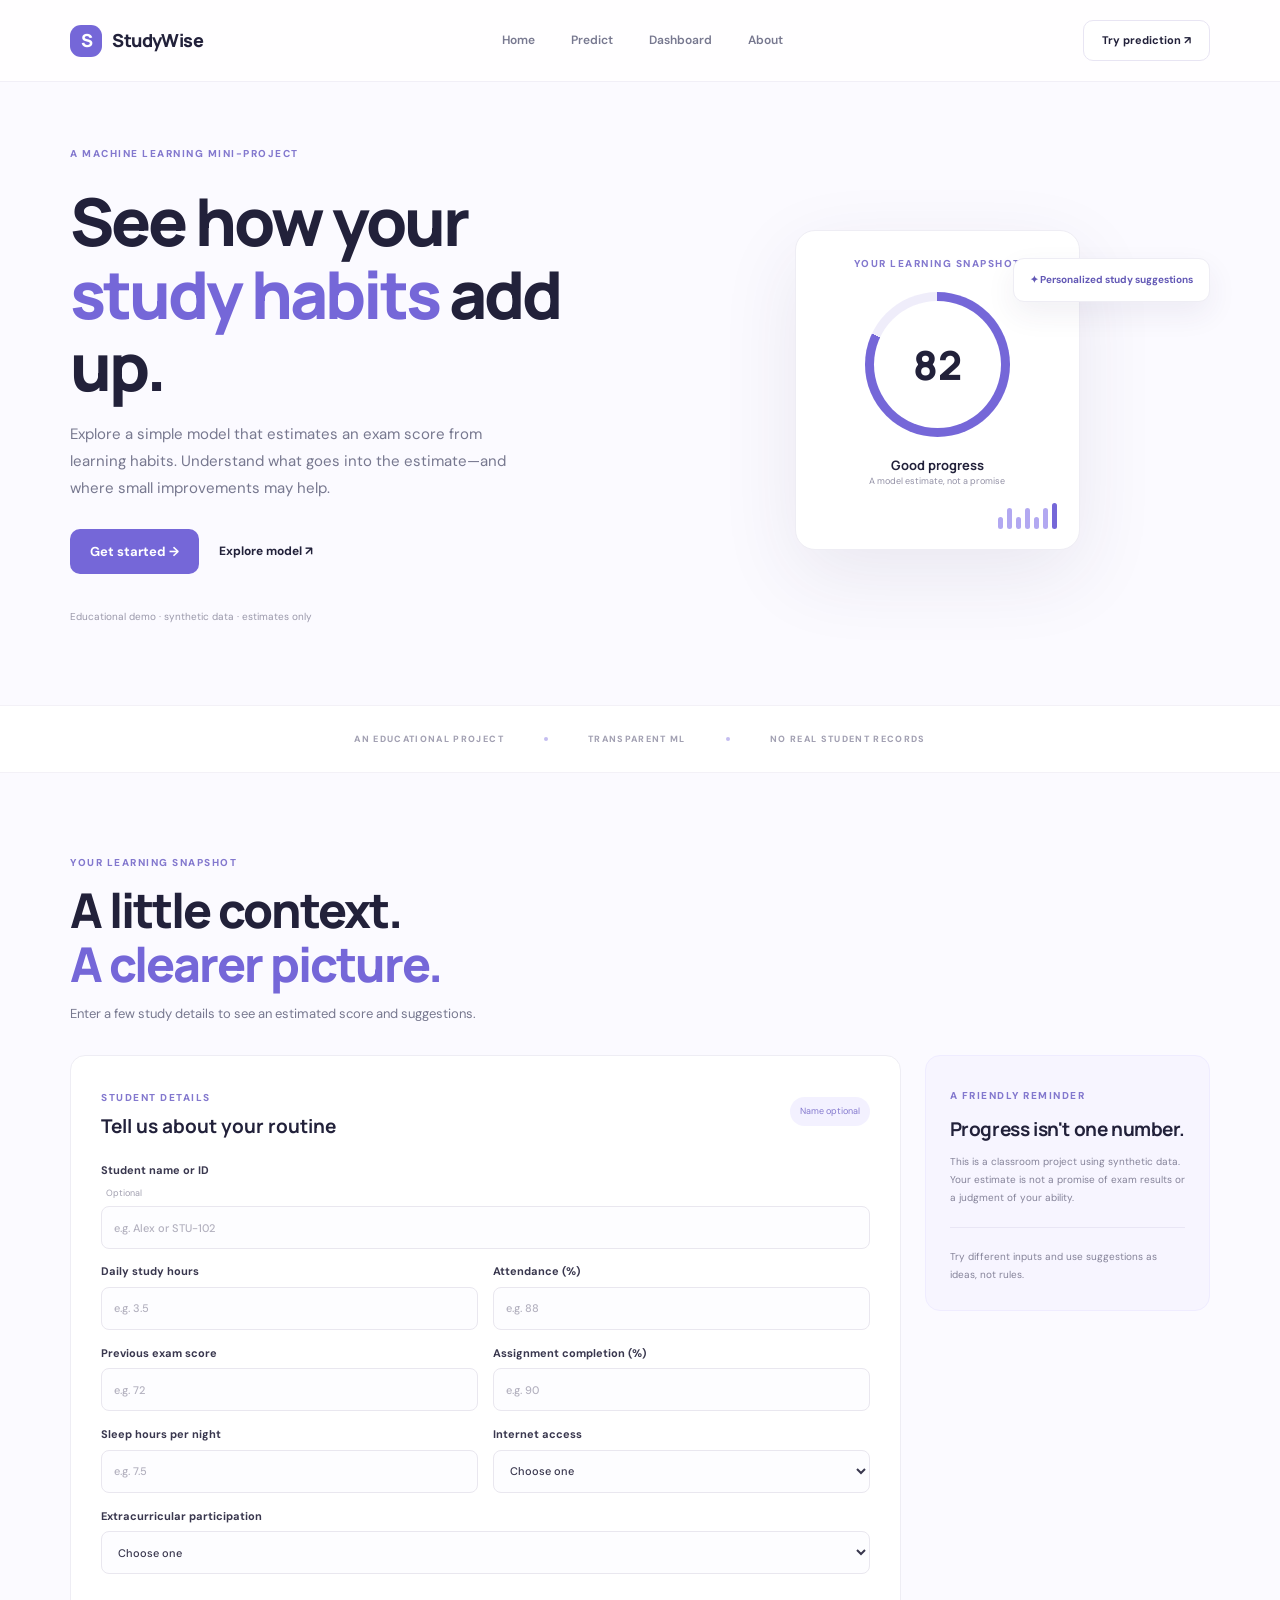
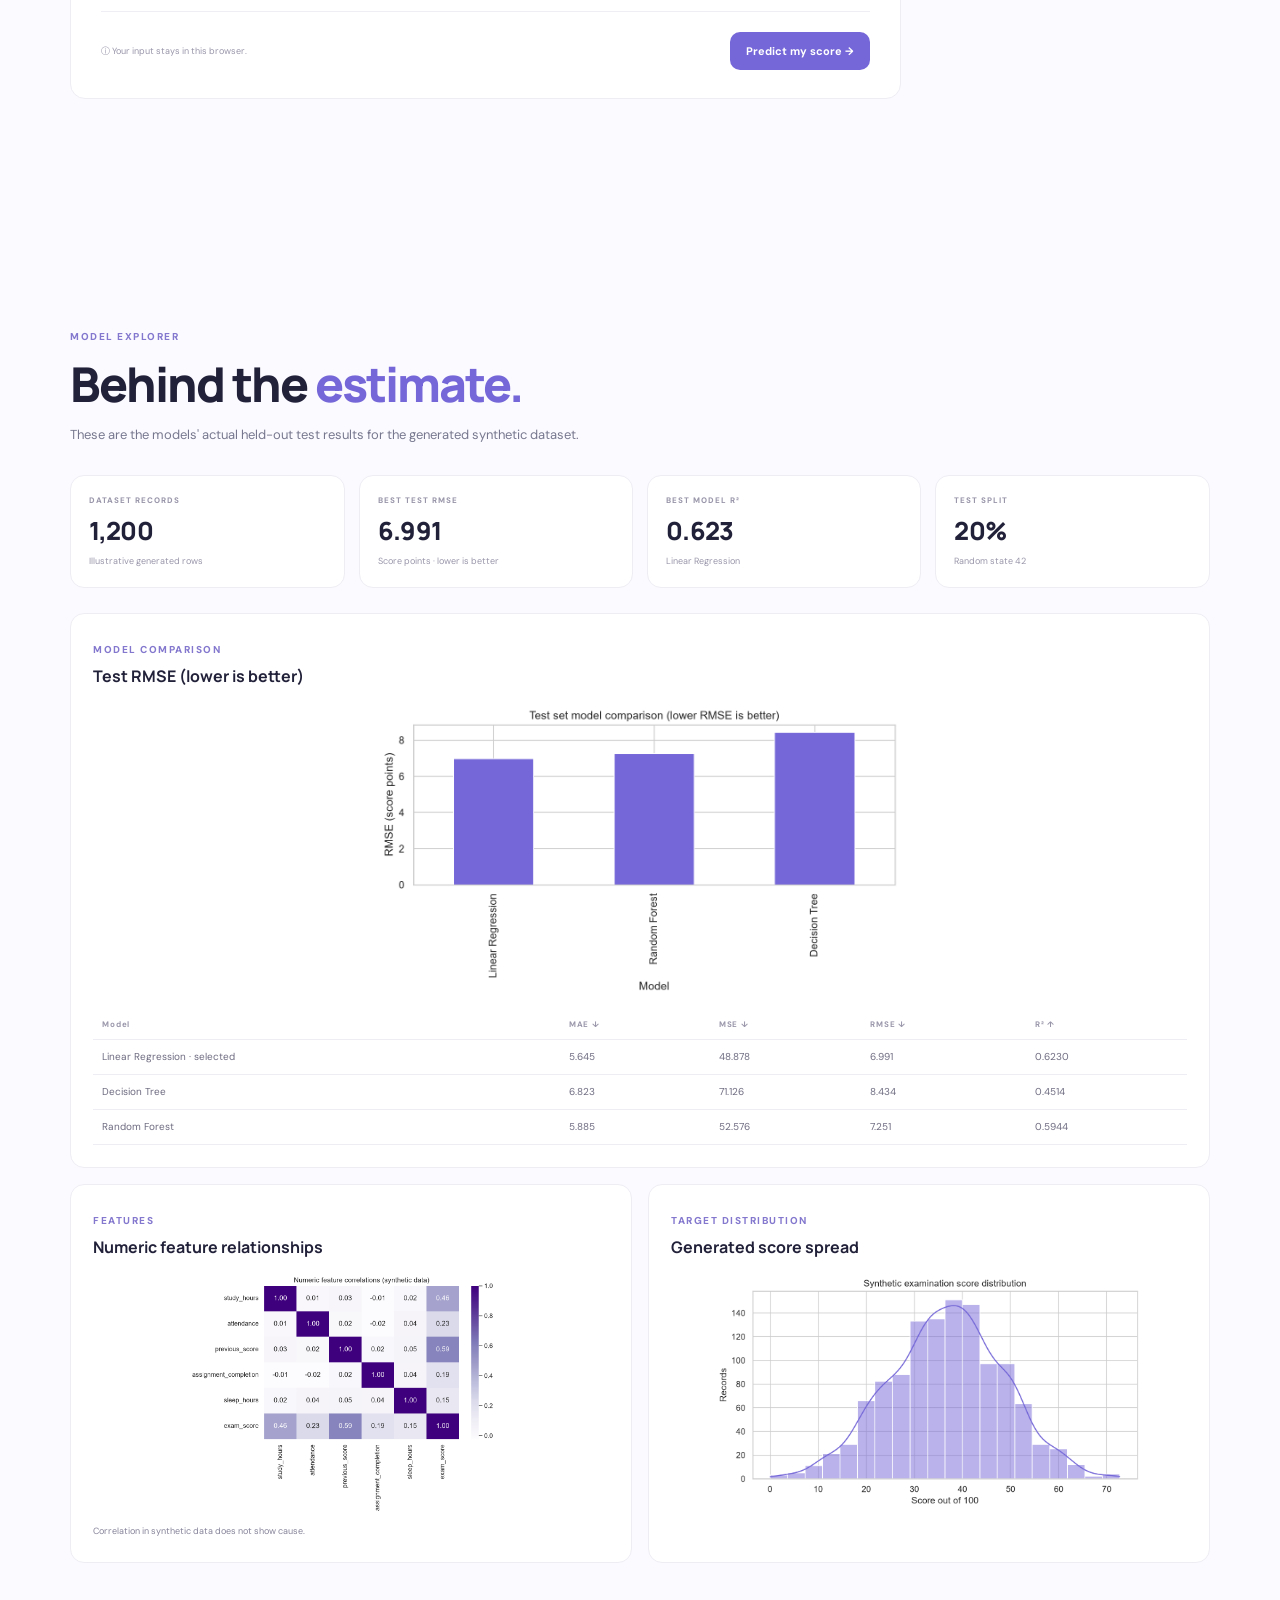
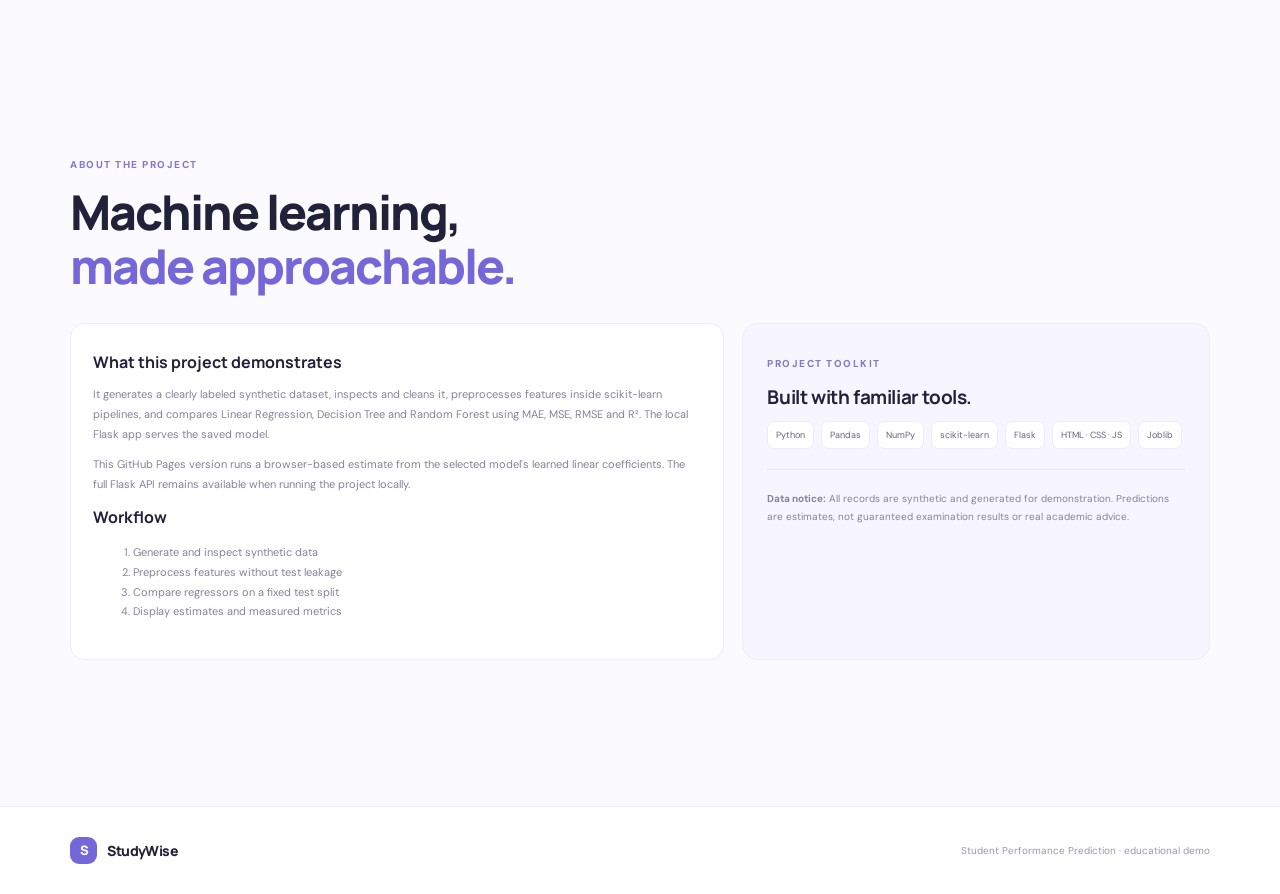
<file: docs/index.html>
<!doctype html>
<html lang="en"><head><meta charset="utf-8"><meta name="viewport" content="width=device-width, initial-scale=1"><meta name="description" content="A machine learning student performance estimate demo using synthetic data."><title>StudyWise | Student Performance</title><link rel="preconnect" href="https://fonts.googleapis.com"><link href="https://fonts.googleapis.com/css2?family=DM+Sans:wght@400;500;600;700&family=Manrope:wght@500;600;700;800&display=swap" rel="stylesheet"><link rel="stylesheet" href="assets/site.css"></head>
<body><nav class="nav"><a class="brand" href="#home"><span class="brand-mark">S</span> StudyWise</a><button class="menu-toggle" aria-label="Toggle navigation" aria-expanded="false">☰</button><div class="nav-links"><a href="#home">Home</a><a href="#predict">Predict</a><a href="#dashboard">Dashboard</a><a href="#about">About</a></div><a class="nav-cta" href="#predict">Try prediction ↗</a></nav>
<main><section id="home" class="hero section-wrap"><div><div class="eyebrow">A MACHINE LEARNING MINI-PROJECT</div><h1>See how your<br><span>study habits</span> add up.</h1><p class="lead">Explore a simple model that estimates an exam score from learning habits. Understand what goes into the estimate—and where small improvements may help.</p><div class="hero-actions"><a class="button button-primary" href="#predict">Get started →</a><a class="text-link" href="#dashboard">Explore model ↗</a></div><p class="note">Educational demo · synthetic data · estimates only</p></div><div class="hero-art"><div class="art-card"><span class="form-kicker">YOUR LEARNING SNAPSHOT</span><div class="score-ring"><b>82</b></div><strong>Good progress</strong><small>A model estimate, not a promise</small><div class="bars"><i></i><i></i><i></i><i></i><i></i><i></i><i></i></div></div><span class="float-note">✦ Personalized study suggestions</span></div></section>
<section class="trust-strip"><span>AN EDUCATIONAL PROJECT</span><i></i><span>TRANSPARENT ML</span><i></i><span>NO REAL STUDENT RECORDS</span></section>
<section id="predict" class="section-wrap block"><div class="page-heading"><div class="eyebrow">YOUR LEARNING SNAPSHOT</div><h2>A little context.<br><span>A clearer picture.</span></h2><p>Enter a few study details to see an estimated score and suggestions.</p></div><div class="predict-layout"><form id="prediction-form" class="form-card"><div class="form-heading"><div><span class="form-kicker">STUDENT DETAILS</span><h3>Tell us about your routine</h3></div><span class="optional-pill">Name optional</span></div><label class="field full-field">Student name or ID <span class="optional">Optional</span><input name="student_name" maxlength="80" placeholder="e.g. Alex or STU-102"></label><div class="field-grid"><label class="field">Daily study hours<input name="study_hours" type="number" min="0" max="24" step="0.1" placeholder="e.g. 3.5" required></label><label class="field">Attendance (%)<input name="attendance" type="number" min="0" max="100" step="0.1" placeholder="e.g. 88" required></label><label class="field">Previous exam score<input name="previous_score" type="number" min="0" max="100" step="0.1" placeholder="e.g. 72" required></label><label class="field">Assignment completion (%)<input name="assignment_completion" type="number" min="0" max="100" step="0.1" placeholder="e.g. 90" required></label><label class="field">Sleep hours per night<input name="sleep_hours" type="number" min="0" max="24" step="0.1" placeholder="e.g. 7.5" required></label><label class="field">Internet access<select name="internet_access" required><option value="" selected disabled>Choose one</option><option>Yes</option><option>No</option></select></label><label class="field full-field">Extracurricular participation<select name="extracurricular" required><option value="" selected disabled>Choose one</option><option>Yes</option><option>No</option></select></label></div><div id="form-error" class="alert hidden" role="alert"></div><div class="form-bottom"><span>ⓘ Your input stays in this browser.</span><button class="button button-primary" type="submit">Predict my score →</button></div></form><aside class="side-note"><span class="form-kicker">A FRIENDLY REMINDER</span><h3>Progress isn't one number.</h3><p>This is a classroom project using synthetic data. Your estimate is not a promise of exam results or a judgment of your ability.</p><hr><p>Try different inputs and use suggestions as ideas, not rules.</p></aside></div><div id="result" class="result-section hidden" aria-live="polite"></div></section>
<section id="dashboard" class="section-wrap block"><div class="page-heading"><div class="eyebrow">MODEL EXPLORER</div><h2>Behind the <span>estimate.</span></h2><p>These are the models' actual held-out test results for the generated synthetic dataset.</p></div><div class="metrics-grid"><article class="metric-card"><span>DATASET RECORDS</span><strong>1,200</strong><small>Illustrative generated rows</small></article><article class="metric-card"><span>BEST TEST RMSE</span><strong>6.991</strong><small>Score points · lower is better</small></article><article class="metric-card"><span>BEST MODEL R²</span><strong>0.623</strong><small>Linear Regression</small></article><article class="metric-card"><span>TEST SPLIT</span><strong>20%</strong><small>Random state 42</small></article></div><div class="dashboard-grid"><article class="chart-card wide"><span class="form-kicker">MODEL COMPARISON</span><h3>Test RMSE (lower is better)</h3><img src="assets/model_comparison.png" alt="Model test RMSE comparison chart"><div class="table-wrap"><table><thead><tr><th>Model</th><th>MAE ↓</th><th>MSE ↓</th><th>RMSE ↓</th><th>R² ↑</th></tr></thead><tbody><tr><td>Linear Regression · selected</td><td>5.645</td><td>48.878</td><td>6.991</td><td>0.6230</td></tr><tr><td>Decision Tree</td><td>6.823</td><td>71.126</td><td>8.434</td><td>0.4514</td></tr><tr><td>Random Forest</td><td>5.885</td><td>52.576</td><td>7.251</td><td>0.5944</td></tr></tbody></table></div></article><article class="chart-card"><span class="form-kicker">FEATURES</span><h3>Numeric feature relationships</h3><img src="assets/feature_correlation.png" alt="Feature correlation heatmap"><p class="chart-note">Correlation in synthetic data does not show cause.</p></article><article class="chart-card"><span class="form-kicker">TARGET DISTRIBUTION</span><h3>Generated score spread</h3><img src="assets/score_distribution.png" alt="Distribution of generated scores"></article></div></section>
<section id="about" class="section-wrap block"><div class="page-heading"><div class="eyebrow">ABOUT THE PROJECT</div><h2>Machine learning,<br><span>made approachable.</span></h2></div><div class="about-layout"><article class="chart-card"><h3>What this project demonstrates</h3><p>It generates a clearly labeled synthetic dataset, inspects and cleans it, preprocesses features inside scikit-learn pipelines, and compares Linear Regression, Decision Tree and Random Forest using MAE, MSE, RMSE and R². The local Flask app serves the saved model.</p><p>This GitHub Pages version runs a browser-based estimate from the selected model's learned linear coefficients. The full Flask API remains available when running the project locally.</p><h3>Workflow</h3><ol><li>Generate and inspect synthetic data</li><li>Preprocess features without test leakage</li><li>Compare regressors on a fixed test split</li><li>Display estimates and measured metrics</li></ol></article><aside class="side-note"><span class="form-kicker">PROJECT TOOLKIT</span><h3>Built with familiar tools.</h3><div class="tech-pills"><span>Python</span><span>Pandas</span><span>NumPy</span><span>scikit-learn</span><span>Flask</span><span>HTML · CSS · JS</span><span>Joblib</span></div><hr><p><b>Data notice:</b> All records are synthetic and generated for demonstration. Predictions are estimates, not guaranteed examination results or real academic advice.</p></aside></div></section></main><footer class="footer"><a class="brand" href="#home"><span class="brand-mark">S</span> StudyWise</a><span>Student Performance Prediction · educational demo</span></footer><script src="assets/site.js" defer></script></body></html>
</file>
<file: docs/assets/site.css>
:root{--ink:#22213a;--muted:#77788f;--purple:#7567d8;--purple-dark:#5b4fc4;--lav:#f2efff;--blue:#eaf2ff;--mint:#e7f7f0;--line:#eeedf4;--white:#fff;--bg:#fbfaff;--font:'DM Sans',sans-serif;--display:'Manrope',sans-serif}*{box-sizing:border-box}html{scroll-behavior:smooth}body{margin:0;background:var(--bg);color:var(--ink);font-family:var(--font);font-size:15px;line-height:1.6}a{color:inherit;text-decoration:none}.nav{height:82px;padding:0 max(calc((100% - 1160px)/2),5.5%);display:flex;align-items:center;justify-content:space-between;background:rgba(255,255,255,.91);border-bottom:1px solid #f1eff7;position:relative;z-index:2}.brand{display:flex;align-items:center;gap:10px;font-family:var(--display);font-weight:800;font-size:18px;letter-spacing:-.6px}.brand-mark{display:grid;place-items:center;width:32px;height:32px;border-radius:11px;background:var(--purple);color:#fff;font-family:var(--display);font-weight:800}.nav-links{display:flex;gap:36px;color:#77788f;font-size:13px;font-weight:600}.nav-links a:hover,.text-link:hover{color:var(--purple)}.nav-cta{padding:11px 18px;border:1px solid #e8e5f3;border-radius:10px;font-size:12px;font-weight:700;background:white}.nav-cta span{color:var(--purple);margin-left:8px}.menu-toggle{display:none;border:0;background:none;font-size:22px}.section-wrap{width:min(1160px,89%);margin-left:auto;margin-right:auto}.hero{min-height:570px;display:grid;grid-template-columns:1fr 1fr;align-items:center;gap:50px;padding-top:64px;padding-bottom:70px}.eyebrow,.form-kicker{font-size:10px;font-weight:800;letter-spacing:1.5px;color:#8378ce}.eyebrow{display:flex;align-items:center;gap:9px}.pulse,.live-dot{width:7px;height:7px;border-radius:50%;background:#8ad3ae;display:inline-block;box-shadow:0 0 0 4px #e7f7f0}.hero h1,.page-hero h1{font:800 clamp(40px,5.5vw,66px)/1.1 var(--display);letter-spacing:-3px;margin:23px 0 18px}.hero h1 span,.page-hero h1 span{color:var(--purple)}.hero-lede,.page-hero>p,.page-hero div>p{color:var(--muted);max-width:480px;font-size:15px;line-height:1.8}.hero-actions{display:flex;align-items:center;gap:26px;margin-top:30px}.button{display:inline-flex;align-items:center;justify-content:center;gap:20px;border:0;border-radius:10px;padding:14px 20px;font:700 13px var(--font);cursor:pointer;transition:transform .2s,box-shadow .2s}.button:hover{transform:translateY(-2px);box-shadow:0 9px 24px #5142ad2a}.button-primary{background:var(--purple);color:#fff}.button-primary:hover{background:var(--purple-dark)}.button span{font-size:17px}.text-link{font-size:12px;font-weight:700}.text-link span{color:var(--purple);margin-left:8px}.hero-proof{display:flex;align-items:center;gap:12px;color:#9090a2;font-size:11px;margin-top:48px}.avatars{display:flex}.avatars span{width:25px;height:25px;margin-right:-6px;border:2px solid white;border-radius:50%;display:grid;place-items:center;background:#e9e5ff;color:#6a5fc8;font-size:8px;font-weight:800}.avatars span:nth-child(2){background:#dff2ed;color:#4a9b7c}.avatars span:nth-child(3){background:#e5efff;color:#5180cc}.hero-art{height:430px;position:relative;display:grid;place-items:center}.orbit{position:absolute;border:1px solid #efedf8;border-radius:50%;transform:rotate(-25deg)}.orbit-one{width:490px;height:320px}.orbit-two{width:440px;height:390px;transform:rotate(30deg)}.main-art{position:relative;width:300px;min-height:325px;padding:25px 26px 20px;border:1px solid #f0eef6;border-radius:20px;background:white;box-shadow:0 25px 80px #33295d17;z-index:1}.art-top{display:flex;justify-content:space-between;align-items:center;color:#9a98ae;font-size:8px;font-weight:800;letter-spacing:1.1px}.art-top .live-dot{width:6px;height:6px}.score-ring{width:145px;height:145px;margin:20px auto 14px;border-radius:50%;display:grid;place-items:center;background:conic-gradient(var(--purple) 0 82%,#efedfa 82% 100%);position:relative}.score-ring:before{content:'';position:absolute;inset:9px;border-radius:50%;background:white}.score-ring div{position:relative;text-align:center;display:flex;flex-direction:column}.score-ring strong{font:800 42px var(--display);letter-spacing:-2px}.score-ring small{font-size:9px;color:#9290a5}.art-caption{display:flex;align-items:center;gap:10px;margin-top:11px}.caption-icon{display:grid;place-items:center;width:27px;height:27px;border-radius:9px;background:var(--mint);color:#4ba47f;font-weight:800}.art-caption div{display:flex;flex-direction:column}.art-caption b{font-size:10px}.art-caption small{font-size:8px;color:#9998aa}.mini-bars{height:30px;position:absolute;right:24px;bottom:23px;display:flex;align-items:end;gap:4px}.mini-bars i{display:block;width:5px;background:#ccc4fa;border-radius:3px}.mini-bars i:nth-child(2n){background:#9d92ed}.mini-bars i:last-child{background:var(--purple)}.float-note{position:absolute;z-index:1;display:flex;align-items:center;gap:10px;padding:12px 15px;border:1px solid #f0eef6;border-radius:12px;background:#fff;box-shadow:0 13px 35px #33295d10}.float-note span:last-child{display:flex;flex-direction:column}.float-note b{font-size:10px}.float-note small{color:#9694a8;font-size:8px}.note-top{top:46px;right:0}.note-bottom{bottom:43px;left:0}.note-icon{width:30px;height:30px;display:grid;place-items:center;border-radius:9px}.note-icon.purple{background:var(--lav);color:#7c6edd}.note-icon.blue{background:var(--blue);color:#5a8dda}.sparkle{position:absolute;top:85px;left:50px;color:#b5a9f4;font-size:25px}.trust-strip{height:68px;background:white;border-top:1px solid #f3f1f7;border-bottom:1px solid #f3f1f7;display:flex;align-items:center;justify-content:center;gap:40px;color:#a2a0b2;font-size:9px;font-weight:800;letter-spacing:1.35px}.trust-strip i{width:4px;height:4px;border-radius:50%;background:#c4bdf0}.section-block{padding-top:105px;padding-bottom:110px}.section-heading{display:flex;justify-content:space-between;align-items:end;margin-bottom:36px}.section-heading h2,.cta-band h2,.chart-title h2{font:800 34px/1.2 var(--display);letter-spacing:-1.3px;margin:12px 0 0}.section-heading>p{color:var(--muted);max-width:330px;font-size:13px;margin:0 5% 5px 0}.steps-grid{display:grid;grid-template-columns:repeat(3,1fr);gap:18px}.step-card{background:white;border:1px solid #eeedf4;border-radius:15px;padding:25px 25px 23px;position:relative;min-height:210px;transition:transform .2s,box-shadow .2s}.step-card:hover{transform:translateY(-3px);box-shadow:0 12px 30px #33295d0c}.step-number{position:absolute;right:23px;top:22px;color:#b8b5c7;font-size:10px;font-weight:800}.step-icon{width:42px;height:42px;border-radius:13px;display:grid;place-items:center;font-size:20px;margin-bottom:20px}.violet{background:var(--lav);color:#7466d6}.blue-bg{background:var(--blue);color:#5785d1}.mint{background:var(--mint);color:#54a47f}.peach{background:#fff1e8;color:#de9469}.step-card h3{font:700 15px var(--display);margin:0 0 7px}.step-card p{font-size:11px;color:var(--muted);line-height:1.8;margin:0;max-width:270px}.step-arrow{position:absolute;right:23px;bottom:22px;color:#aaa4d0}.cta-band{position:relative;overflow:hidden;padding:43px 52px;border-radius:18px;background:#6659c7;color:white;display:flex;align-items:center;justify-content:space-between;margin-bottom:50px}.cta-band .eyebrow{color:#c6c0f5}.cta-band h2{font-size:27px;margin-top:8px}.cta-band p{font-size:12px;color:#dedaf9;margin:8px 0 0}.button-white{z-index:1;background:white;color:#5244bd}.cta-orb{position:absolute;width:240px;height:240px;right:180px;top:-145px;border:1px solid #ffffff26;border-radius:50%;box-shadow:0 0 0 30px #ffffff0d,0 0 0 60px #ffffff08}.disclaimer{display:flex;gap:12px;align-items:start;padding:17px 20px;margin-bottom:74px;border:1px solid #ebe8f8;background:#f7f5ff;border-radius:11px;color:#7f7d93}.disclaimer>span{color:var(--purple)}.disclaimer p{font-size:10px;line-height:1.7;margin:0}.disclaimer b{color:#49465f;margin-right:5px}.footer{background:white;border-top:1px solid #f0eef5;padding:30px max(calc((100% - 1160px)/2),5.5%);display:flex;align-items:center;gap:20px}.footer .brand{font-size:14px}.footer .brand-mark{width:27px;height:27px;border-radius:9px;font-size:13px}.footer p,.footer-note{font-size:10px;color:#9a98aa}.footer-note{margin-left:auto}.page-hero{padding-top:68px;padding-bottom:42px}.page-hero h1{font-size:50px;margin:14px 0 10px}.page-hero>p,.page-hero div>p{margin:0}.predict-layout{display:grid;grid-template-columns:minmax(0,1fr) 285px;gap:24px;align-items:start;margin-bottom:70px}.form-card,.side-note,.chart-card,.metric-card,.about-main,.about-side{background:white;border:1px solid #eeedf4;border-radius:15px}.form-card{padding:28px 30px}.form-heading{display:flex;align-items:center;justify-content:space-between;margin-bottom:23px}.form-heading h2{font:700 20px var(--display);letter-spacing:-.5px;margin:5px 0 0}.optional-pill{font-size:9px;color:#8479ce;background:#f3f1ff;padding:7px 10px;border-radius:99px}.field-grid{display:grid;grid-template-columns:1fr 1fr;gap:18px 16px}.field{display:flex;flex-direction:column;gap:7px;color:#39374e;font-size:11px;font-weight:700}.field-hint,.optional{color:#a2a0b0;font-size:9px;font-weight:400;margin-left:5px}.full-field{grid-column:1/-1;margin-bottom:17px}.field input,.field select{width:100%;height:44px;border:1px solid #e9e7ef;border-radius:8px;background:#fdfdff;padding:0 12px;color:#39374e;font:500 11px var(--font);outline:none}.field input:focus,.field select:focus{border-color:#a79be9;box-shadow:0 0 0 3px #f1efff}.field input::placeholder{color:#b3b1bf}.input-suffix{position:relative}.input-suffix input{padding-right:46px}.input-suffix span{position:absolute;right:12px;top:12px;color:#a5a2b3;font-size:9px;font-weight:500}.form-bottom{display:flex;justify-content:space-between;align-items:center;border-top:1px solid #f0eef5;margin-top:23px;padding-top:20px;color:#9c99ab;font-size:9px}.form-bottom .button{font-size:11px;padding:12px 16px}.lock{color:#8a80d6;margin-right:5px}.side-note{padding:26px 23px;background:#f7f5ff;border-color:#efecff}.side-icon{width:37px;height:37px;background:white;border-radius:11px;display:grid;place-items:center;color:#7e70d5;margin-bottom:22px;font-size:17px}.side-note h3{font:700 19px/1.35 var(--display);letter-spacing:-.4px;margin:9px 0}.side-note>p{font-size:10px;color:#858399;line-height:1.8;margin:0}.side-divider{height:1px;background:#e9e6f5;margin:21px 0}.side-fact{display:flex;gap:10px;margin:13px 0}.side-fact>span{font-size:9px;color:#8275d6;font-weight:800}.side-fact p{margin:0;color:#77758c;font-size:9px;line-height:1.7}.alert{padding:11px 13px;border-radius:8px;font-size:11px;margin-top:15px}.error{background:#fff0f0;color:#a74343;border:1px solid #f5dada}.hidden{display:none!important}.result-section{margin-top:-32px;margin-bottom:70px}.result-card{border:1px solid #e8e4fa;border-radius:16px;background:white;box-shadow:0 16px 40px #453a8610;padding:28px;display:grid;grid-template-columns:200px 1fr;gap:26px}.result-score{background:#f7f5ff;border-radius:13px;display:grid;place-items:center;padding:20px}.result-score strong{font:800 46px var(--display);letter-spacing:-2px;color:var(--purple)}.result-score small{font-size:9px;color:#88869b}.result-copy h2{font:700 21px var(--display);margin:0 0 7px}.result-copy>p{font-size:11px;color:#858399;line-height:1.8;margin:0}.category-pill{display:inline-block;padding:5px 10px;border-radius:99px;background:#e7f7f0;color:#408b69;font-size:9px;font-weight:800;margin-bottom:12px}.result-copy h3{font:700 12px var(--display);margin:16px 0 7px}.tips{margin:0;padding-left:17px;color:#717087;font-size:10px;line-height:1.9}.result-disclaimer{font-size:9px!important;margin-top:12px!important}.dashboard-hero{display:flex;justify-content:space-between;align-items:end}.data-badge{padding:9px 12px;background:#eff9f4;color:#559578;border-radius:8px;font-size:9px;font-weight:800;letter-spacing:.8px;margin-bottom:7px}.data-badge .live-dot{width:6px;height:6px;margin-right:7px}.metrics-grid{display:grid;grid-template-columns:repeat(4,1fr);gap:15px;margin-bottom:25px}.metric-card{padding:19px 20px;display:flex;flex-direction:column;align-items:flex-start}.metric-icon{display:grid;place-items:center;width:33px;height:33px;border-radius:10px;font-size:16px;margin-bottom:14px}.metric-label{color:#9996aa;font-size:8px;font-weight:800;letter-spacing:1px}.metric-card strong{font:800 26px var(--display);letter-spacing:-.7px;margin:2px 0}.metric-card small{font-size:9px;color:#9996aa}.dashboard-grid{display:grid;grid-template-columns:1fr 1fr;gap:18px;margin-bottom:34px}.chart-card{padding:22px}.chart-card.wide{grid-column:1/-1}.chart-title{display:flex;justify-content:space-between;align-items:center;margin-bottom:12px}.chart-title h2{font-size:17px;letter-spacing:-.4px;margin-top:4px}.chart-chip{background:#f4f2ff;color:#796dd0;font-size:8px;font-weight:800;padding:6px 9px;border-radius:6px}.chart-card img{width:100%;height:auto;max-height:315px;object-fit:contain;display:block}.chart-card:not(.wide) img{max-height:245px}.chart-note{font-size:9px;color:#9a98aa;margin:8px 0 0;line-height:1.6}.table-wrap{overflow-x:auto}table{border-collapse:collapse;width:100%;font-size:10px;margin-top:10px;text-align:left}th{color:#a09dad;font-size:8px;letter-spacing:.8px}th,td{padding:10px;border-bottom:1px solid #f0eef5}td{color:#6d6b80}.best-tag{margin-left:8px;background:#eaf7f0;color:#4f9878;border-radius:5px;padding:3px 6px;font-size:8px}.about-layout{display:grid;grid-template-columns:1.5fr 1fr;gap:22px;margin-bottom:68px}.about-main,.about-side{padding:30px}.about-main h2{font:800 25px var(--display);letter-spacing:-.8px;margin:7px 0 14px}.about-main>p{font-size:11px;color:#858398;line-height:1.9}.workflow-list{margin-top:26px;border-top:1px solid #f0eef5}.workflow-list>div{display:grid;grid-template-columns:36px 1fr;column-gap:10px;padding:14px 0;border-bottom:1px solid #f0eef5}.workflow-list>div>span{grid-row:span 2;color:#8175d6;font-size:9px;font-weight:800}.workflow-list b{font-size:11px}.workflow-list small{color:#9290a2;font-size:9px}.about-side{background:#f8f7ff}.about-side h3{font:700 17px var(--display);margin:8px 0 17px}.tech-pills{display:flex;flex-wrap:wrap;gap:7px}.tech-pills span{padding:7px 9px;background:white;border:1px solid #eeecf7;border-radius:7px;color:#68657d;font-size:9px}.model-list{list-style:none;padding:0;margin:5px 0}.model-list li{display:flex;flex-direction:column;padding:10px 0;border-bottom:1px solid #eae8f4}.model-list b{font-size:10px}.model-list small{font-size:9px;color:#9592a5}.about-layout+.cta-band{margin-top:0}
@media(max-width:800px){.nav{height:70px}.nav-links{gap:18px}.hero{gap:20px;min-height:510px}.hero-art{transform:scale(.86)}.metrics-grid{grid-template-columns:1fr 1fr}.predict-layout{grid-template-columns:1fr 240px}.form-card{padding:23px}.about-layout{grid-template-columns:1.2fr 1fr}.trust-strip{gap:20px;font-size:8px}}
@media(max-width:620px){.nav{padding:0 5.5%}.menu-toggle{display:block;margin-left:auto;margin-right:12px;color:var(--ink)}.nav-cta{padding:9px 11px;font-size:10px}.nav-links{display:none;position:absolute;top:69px;left:0;right:0;padding:16px 6%;background:white;border-bottom:1px solid var(--line);flex-direction:column;gap:12px}.nav-links.open{display:flex}.hero{grid-template-columns:1fr;padding-top:55px;gap:0}.hero h1{font-size:48px}.hero-art{height:360px;transform:scale(.86);margin:-5px -25px 0}.trust-strip{height:auto;padding:18px 5%;gap:11px;flex-wrap:wrap;line-height:1.5}.trust-strip i{display:none}.section-block{padding-top:70px;padding-bottom:70px}.section-heading{display:block}.section-heading>p{margin-top:16px}.section-heading h2{font-size:29px}.steps-grid{grid-template-columns:1fr;gap:12px}.step-card{min-height:180px}.cta-band{padding:30px 25px;display:block}.cta-band h2{font-size:23px}.cta-band .button{margin-top:22px}.footer{flex-wrap:wrap;padding:25px 5.5%;gap:10px}.footer-note{width:100%;margin-left:0}.page-hero{padding-top:48px;padding-bottom:30px}.page-hero h1{font-size:40px;letter-spacing:-2px}.predict-layout{grid-template-columns:1fr;margin-bottom:55px}.form-card{padding:21px 17px}.form-heading{align-items:start;gap:10px}.form-heading h2{font-size:17px}.field-grid{gap:16px 10px}.field{font-size:10px}.field input,.field select{height:42px}.form-bottom{align-items:flex-start;gap:13px;flex-direction:column}.form-bottom .button{width:100%}.side-note{padding:22px}.result-card{grid-template-columns:1fr;padding:18px;gap:15px}.result-score{padding:14px}.result-score strong{font-size:38px}.result-section{margin-top:-27px}.dashboard-hero{display:block}.data-badge{display:inline-block;margin-top:20px}.metrics-grid{gap:9px}.metric-card{padding:14px}.metric-card strong{font-size:22px}.dashboard-grid{grid-template-columns:1fr}.chart-card.wide{grid-column:auto}.chart-card{padding:16px}.about-layout{grid-template-columns:1fr}.about-main,.about-side{padding:22px}.disclaimer{margin-bottom:50px}.section-wrap{width:89%}}
/* GitHub Pages static-site layout built on the project's design system. */
.block{padding-top:82px;padding-bottom:78px;scroll-margin-top:30px}.page-heading{margin-bottom:30px}.page-heading h2{font:800 clamp(32px,4vw,48px)/1.13 var(--display);letter-spacing:-2px;margin:12px 0}.page-heading h2 span{color:var(--purple)}.page-heading>p{color:var(--muted);font-size:13px;max-width:580px}.hero .lead{color:var(--muted);max-width:470px;line-height:1.8}.hero .note{color:#9a98aa;font-size:10px;margin-top:35px}.hero-art{height:380px}.art-card{position:relative;width:285px;height:320px;padding:25px;border:1px solid var(--line);border-radius:20px;background:#fff;box-shadow:0 25px 80px #33295d17;display:flex;align-items:center;flex-direction:column}.art-card>strong{font:700 13px var(--display);margin-top:5px}.art-card>small{color:#9290a5;font-size:9px}.score-ring{background:conic-gradient(var(--purple) 0 82%,#efedfa 82% 100%)}.score-ring b{position:relative;font:800 40px var(--display)}.bars{position:absolute;bottom:20px;right:22px;height:28px;display:flex;align-items:end;gap:4px}.bars i{width:5px;height:45%;background:#b2a8f1;border-radius:3px}.bars i:nth-child(2n){height:75%}.bars i:last-child{height:95%;background:var(--purple)}.float-note{position:absolute;right:0;top:58px;padding:13px 16px;background:white;border:1px solid var(--line);border-radius:11px;box-shadow:0 12px 30px #33295d12;color:#6258b5;font-weight:700;font-size:10px}.hero-actions{display:flex;gap:20px;align-items:center;margin-top:27px}.optional-pill{white-space:nowrap}.field-grid{display:grid;grid-template-columns:1fr 1fr;gap:15px}.field{display:flex;flex-direction:column;gap:6px;color:#39374e;font-size:11px;font-weight:700}.field input,.field select{width:100%;height:43px;border:1px solid #e9e7ef;border-radius:8px;background:#fdfdff;padding:0 12px;color:#39374e;font:500 11px var(--font);outline:none}.field input:focus,.field select:focus{border-color:#a79be9;box-shadow:0 0 0 3px #f1efff}.form-heading h3{font:700 19px var(--display);margin:5px 0 0}.form-card .full-field{grid-column:1/-1;margin-bottom:14px}.form-bottom{gap:15px}.form-bottom>span{font-size:9px;color:#9996aa}.side-note{padding:26px 24px;background:#f7f5ff;border:1px solid #efecff;border-radius:15px}.side-note h3{font:700 19px/1.4 var(--display);margin:10px 0}.side-note p{color:#858399;font-size:10px;line-height:1.8}.side-note hr{border:0;border-top:1px solid #e9e6f5;margin:20px 0}.alert{padding:10px 12px;border-radius:8px;background:#fff0f0;color:#a74343;font-size:11px;margin-top:13px}.hidden{display:none!important}.result-section{margin-top:22px}.result-card{border:1px solid #e8e4fa;border-radius:16px;background:#fff;padding:24px;display:grid;grid-template-columns:180px 1fr;gap:22px}.result-score{background:#f7f5ff;border-radius:12px;display:flex;align-items:center;justify-content:center;flex-direction:column;padding:18px}.result-score strong{font:800 43px var(--display);color:var(--purple)}.result-score small{font-size:9px;color:#88869b}.result-copy h3{font:700 18px var(--display);margin:8px 0}.result-copy p,.result-copy ul{font-size:10px;color:#858399;line-height:1.8}.result-copy>b{font-size:11px}.category-pill{display:inline-block;padding:5px 10px;border-radius:99px;background:#e7f7f0;color:#408b69;font-size:9px;font-weight:800}.metrics-grid{display:grid;grid-template-columns:repeat(4,1fr);gap:14px;margin:20px 0 25px}.metric-card{padding:18px;background:white;border:1px solid var(--line);border-radius:14px;display:flex;flex-direction:column;gap:4px}.metric-card span{font-size:8px;letter-spacing:1px;color:#9996aa;font-weight:800}.metric-card strong{font:800 25px var(--display)}.metric-card small{font-size:9px;color:#9996aa}.dashboard-grid{display:grid;grid-template-columns:1fr 1fr;gap:16px}.chart-card{padding:22px;background:#fff;border:1px solid var(--line);border-radius:14px}.chart-card h3{font:700 16px var(--display);margin:5px 0 12px}.chart-card p,.chart-card li{font-size:11px;color:#858399;line-height:1.8}.chart-card img{display:block;width:100%;max-height:300px;object-fit:contain}.chart-card.wide{grid-column:1/-1}.table-wrap{overflow:auto}table{width:100%;border-collapse:collapse;font-size:10px}th,td{text-align:left;padding:9px;border-bottom:1px solid var(--line)}th{color:#9996aa;font-size:8px;letter-spacing:.7px}.chart-note{font-size:9px!important}.about-layout{display:grid;grid-template-columns:1.4fr 1fr;gap:18px}.tech-pills{display:flex;gap:7px;flex-wrap:wrap}.tech-pills span{background:white;border:1px solid var(--line);border-radius:7px;padding:6px 8px;font-size:9px;color:#68657d}.footer{justify-content:space-between}.footer>span{font-size:10px;color:#9a98aa}.nav-links a{font-size:12px}.nav-cta{font-size:11px}@media(max-width:800px){.metrics-grid{grid-template-columns:1fr 1fr}.about-layout{grid-template-columns:1fr 1fr}}@media(max-width:620px){.block{padding-top:57px;padding-bottom:55px}.hero{grid-template-columns:1fr}.hero-art{height:340px;transform:none;margin:0}.float-note{right:-4px;top:43px}.predict-layout{grid-template-columns:1fr}.field-grid{gap:13px 9px}.form-card{padding:21px 16px}.form-bottom{align-items:stretch;flex-direction:column}.form-bottom .button{width:100%}.metrics-grid{gap:8px}.metric-card{padding:13px}.dashboard-grid{grid-template-columns:1fr}.chart-card.wide{grid-column:auto}.chart-card{padding:15px}.about-layout{grid-template-columns:1fr}.result-card{grid-template-columns:1fr}.footer{flex-wrap:wrap;gap:10px}.footer>span{width:100%}.hero h1{font-size:46px}}
</file>
